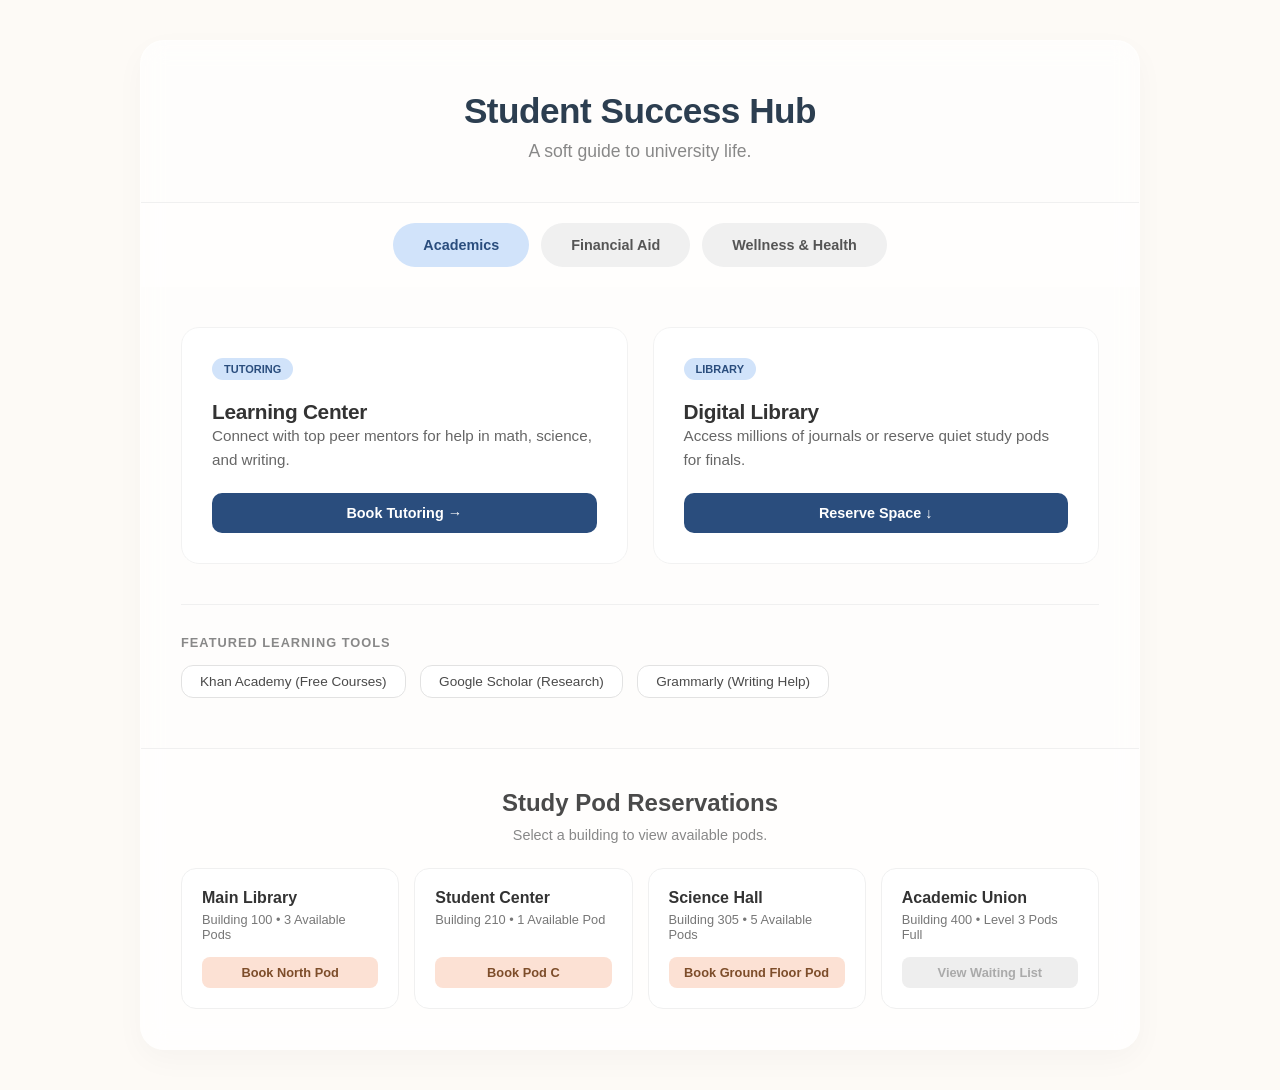
<file: contact.html>
<!DOCTYPE html>
<html lang="en">
<head>
    <meta charset="UTF-8">
    <meta name="viewport" content="width=device-width, initial-scale=1.0">
    <title>Student Success Hub</title>
    <style>
        :root {
            /* Muted Pastel Palette from reference image */
            --bg-soft: #fdfaf6;
            --white-glass: rgba(255, 255, 255, 0.65);
            --text-main: #4a4a4a;
            --text-muted: #888;
            
            /* Modernized, highly desaturated tones based on referenced image */
            --blue-soft: #d1e3fa; /* Soft muted blue */
            --sage-soft: #d4eadd; /* Pale muted green */
            --peach-soft: #fce1d4; /* Gentle peach/orange */
            
            --card-shadow: 0 10px 30px rgba(0,0,0,0.03);
            --blue-accent: #2a4d7d;
        }

        * {
            box-sizing: border-box;
            margin: 0;
            padding: 0;
        }

        body {
            font-family: 'Segoe UI', Roboto, Helvetica, Arial, sans-serif;
            background-color: var(--bg-soft);
            color: var(--text-main);
            min-height: 100vh;
            display: flex;
            align-items: center;
            justify-content: center;
            padding: 40px 20px;
            scroll-behavior: smooth;
        }

        /* Main Hub Wrapper - Glass Effect from image_0.png */
        .hub-wrapper {
            width: 100%;
            max-width: 1000px;
            background: var(--white-glass);
            backdrop-filter: blur(12px);
            border-radius: 24px;
            box-shadow: var(--card-shadow);
            border: 1px solid rgba(255,255,255,0.4);
            overflow: hidden;
            animation: fadeInHub 0.8s ease;
        }

        @keyframes fadeInHub {
            from { opacity: 0; transform: translateY(20px); }
            to { opacity: 1; transform: translateY(0); }
        }

        header {
            text-align: center;
            padding: 50px 30px 40px 30px;
            border-bottom: 1px solid #f0f0f0;
        }

        header h1 {
            font-weight: 600;
            color: #2c3e50;
            font-size: 2.2rem;
            letter-spacing: -0.5px;
        }

        header p {
            color: var(--text-muted);
            margin-top: 10px;
            font-size: 1.1rem;
        }

        /* Tabs Styling - Muted colors based on image_0.png */
        .tab-container {
            display: flex;
            justify-content: center;
            gap: 12px;
            padding: 20px;
            background: rgba(255, 255, 255, 0.4);
            flex-wrap: wrap;
        }

        .tab-btn {
            border: none;
            padding: 14px 30px;
            border-radius: 50px;
            font-weight: 600;
            cursor: pointer;
            transition: all 0.3s cubic-bezier(0.4, 0, 0.2, 1);
            font-size: 0.9rem;
            color: #555;
            background: #f0f0f0;
        }

        .tab-btn:hover {
            transform: translateY(-2px);
            box-shadow: 0 4px 10px rgba(0,0,0,0.05);
        }

        /* Unique Soft Active Colors per referenced image */
        .tab-btn[data-target="academics"].active { background: var(--blue-soft); color: #2a4d7d; }
        .tab-btn[data-target="financial"].active { background: var(--sage-soft); color: #3d5a49; }
        .tab-btn[data-target="wellness"].active { background: var(--peach-soft); color: #7d4d2a; }

        /* Content Area and Grid for Resource Cards */
        .content-section {
            display: none;
            padding: 40px;
            animation: fadeInSection 0.5s ease;
        }

        .content-section.active {
            display: block;
        }

        @keyframes fadeInSection {
            from { opacity: 0; filter: blur(5px); }
            to { opacity: 1; filter: blur(0); }
        }

        .resource-grid {
            display: grid;
            grid-template-columns: repeat(auto-fit, minmax(280px, 1fr));
            gap: 25px;
        }

        .resource-card {
            padding: 30px;
            border-radius: 18px;
            background: #ffffff;
            border: 1px solid #f2f2f2;
            transition: all 0.3s ease;
            display: flex;
            flex-direction: column;
            justify-content: space-between;
        }

        .resource-card:hover {
            transform: translateY(-5px);
            box-shadow: 0 15px 30px rgba(0,0,0,0.06);
        }

        .resource-card h3 {
            margin-top: 10px;
            color: #333;
            font-size: 1.3rem;
            letter-spacing: -0.3px;
        }

        .resource-card p {
            font-size: 0.95rem;
            color: #666;
            line-height: 1.6;
            margin-bottom: 20px;
            flex-grow: 1;
        }

        /* Section Tags */
        .tag {
            display: inline-block;
            padding: 5px 12px;
            border-radius: 20px;
            font-size: 11px;
            text-transform: uppercase;
            font-weight: bold;
            margin-bottom: 10px;
            width: fit-content;
        }

        .tag-blue { background: var(--blue-soft); color: #2a4d7d; }
        .tag-sage { background: var(--sage-soft); color: #3d5a49; }
        .tag-peach { background: var(--peach-soft); color: #7d4d2a; }

        /* Specific modernized buttons matching style in referenced image */
        .book-btn {
            display: block;
            text-align: center;
            padding: 12px 20px;
            background-color: var(--blue-accent);
            color: white;
            text-decoration: none;
            border-radius: 10px;
            font-weight: 600;
            font-size: 0.9rem;
            transition: 0.2s;
        }

        .book-btn:hover {
            opacity: 0.85;
            transform: scale(1.02);
        }

        /* External Link Bubble Area */
        .additional-links {
            margin-top: 40px;
            padding-top: 30px;
            border-top: 1px solid #f0f0f0;
        }

        .additional-links h4 {
            font-size: 0.8rem;
            text-transform: uppercase;
            color: var(--text-muted);
            margin-bottom: 15px;
            letter-spacing: 1px;
        }

        .link-bubble {
            display: inline-block;
            padding: 8px 18px;
            background: #ffffff;
            border-radius: 12px;
            text-decoration: none;
            color: var(--text-main);
            font-size: 0.85rem;
            margin: 0 10px 10px 0;
            transition: 0.2s;
            border: 1px solid #e2e2e2;
        }

        .link-bubble:hover {
            background: #fcfcfc;
            transform: scale(1.05);
            border-color: #d2d2d2;
        }

        /* Interactive Map Section with something added (Buildings List) */
        #reservation-zone {
            padding: 40px;
            background: rgba(255,255,255,0.4);
            border-top: 1px solid #f0f0f0;
            text-align: center;
        }

        #reservation-zone h3 { font-size: 1.5rem; margin-bottom: 10px; }

        /* The stylized building list that is part of the 'interactive map' */
        .building-grid {
            display: grid;
            grid-template-columns: repeat(auto-fit, minmax(180px, 1fr));
            gap: 15px;
            margin-top: 25px;
            text-align: left;
        }

        .building-item {
            background: white;
            padding: 20px;
            border-radius: 15px;
            border: 1px solid #f0f0f0;
            display: flex;
            flex-direction: column;
            justify-content: space-between;
        }

        .building-item h5 { font-size: 1rem; color: #333; margin-bottom: 5px; }
        .building-item p { font-size: 0.8rem; color: #777; margin-bottom: 15px; }
        
        /* Map specific book button, peach to match wellness/active section */
        .reserve-btn {
            background-color: var(--peach-soft);
            color: #7d4d2a;
            border: none;
            padding: 8px 15px;
            border-radius: 8px;
            font-weight: 600;
            font-size: 0.8rem;
            cursor: pointer;
            text-decoration: none;
            text-align: center;
            transition: 0.2s;
        }

        .reserve-btn:hover { background-color: #fbd9c5; }

    </style>
</head>
<body>

<div class="hub-wrapper">
    <header>
        <h1>Student Success Hub</h1>
        <p>A soft guide to university life.</p>
    </header>

    <nav class="tab-container">
        <button class="tab-btn active" data-target="academics">Academics</button>
        <button class="tab-btn" data-target="financial">Financial Aid</button>
        <button class="tab-btn" data-target="wellness">Wellness & Health</button>
    </nav>

    <div id="academics" class="content-section active">
        <div class="resource-grid">
            <div class="resource-card">
                <span class="tag tag-blue">Tutoring</span>
                <h3>Learning Center</h3>
                <p>Connect with top peer mentors for help in math, science, and writing.</p>
                <a href="https://calendly.com" target="_blank" class="book-btn">Book Tutoring →</a>
            </div>
            <div class="resource-card">
                <span class="tag tag-blue">Library</span>
                <h3>Digital Library</h3>
                <p>Access millions of journals or reserve quiet study pods for finals.</p>
                <a href="#reservation-zone" class="book-btn">Reserve Space ↓</a>
            </div>
        </div>
        
        <div class="additional-links">
            <h4>Featured Learning Tools</h4>
            <a href="https://www.khanacademy.org" target="_blank" class="link-bubble">Khan Academy (Free Courses)</a>
            <a href="https://scholar.google.com" target="_blank" class="link-bubble">Google Scholar (Research)</a>
            <a href="https://www.grammarly.com" target="_blank" class="link-bubble">Grammarly (Writing Help)</a>
        </div>
    </div>

    <div id="financial" class="content-section">
        <div class="resource-grid">
            <div class="resource-card">
                <span class="tag tag-sage">Funding</span>
                <h3>Grant Application Portal</h3>
                <p>Manage scholarship applications and submit required FAFSA documents.</p>
                <a href="https://studentaid.gov" target="_blank" class="book-btn">Manage Aid →</a>
            </div>
            <div class="resource-card">
                <span class="tag tag-sage">Budget</span>
                <h3>Student Budgeting Tool</h3>
                <p>Plan your expenses, track loan disbursement, and view deadlines.</p>
                <a href="#" class="book-btn">Access Tool →</a>
            </div>
        </div>
    </div>

    <div id="wellness" class="content-section">
        <div class="resource-grid">
            <div class="resource-card">
                <span class="tag tag-peach">Mindset</span>
                <h3>Counseling Services</h3>
                <p>Confidential peer counseling and professional support sessions are available.</p>
                <a href="https://www.talkcampus.com" target="_blank" class="book-btn">Get Support →</a>
            </div>
            <div class="resource-card">
                <span class="tag tag-peach">Activity</span>
                <h3>Campus Fitness Schedule</h3>
                <p>Check gym hours, view group class times, and register for programs.</p>
                <a href="#" class="book-btn">View Schedule →</a>
            </div>
        </div>
    </div>

    <div id="reservation-zone">
        <h3>Study Pod Reservations</h3>
        <p style="font-size: 0.9rem; color: var(--text-muted);">Select a building to view available pods.</p>
        
        <div class="building-grid">
            <div class="building-item">
                <div>
                    <h5>Main Library</h5>
                    <p>Building 100 • 3 Available Pods</p>
                </div>
                <button class="reserve-btn">Book North Pod</button>
            </div>
            <div class="building-item">
                <div>
                    <h5>Student Center</h5>
                    <p>Building 210 • 1 Available Pod</p>
                </div>
                <button class="reserve-btn">Book Pod C</button>
            </div>
            <div class="building-item">
                <div>
                    <h5>Science Hall</h5>
                    <p>Building 305 • 5 Available Pods</p>
                </div>
                <button class="reserve-btn">Book Ground Floor Pod</button>
            </div>
            <div class="building-item">
                <div>
                    <h5>Academic Union</h5>
                    <p>Building 400 • Level 3 Pods Full</p>
                </div>
                <button class="reserve-btn" style="background:#eee;color:#aaa;cursor:not-allowed;">View Waiting List</button>
            </div>
        </div>
    </div>

</div>

<script>
    // Tab Switching Logic
    const tabs = document.querySelectorAll('.tab-btn');
    const sections = document.querySelectorAll('.content-section');

    tabs.forEach(tab => {
        tab.addEventListener('click', () => {
            // Remove active classes from all buttons and sections
            tabs.forEach(t => t.classList.remove('active'));
            sections.forEach(s => s.classList.remove('active'));

            // Add active class to clicked button and corresponding section
            tab.classList.add('active');
            const target = tab.getAttribute('data-target');
            document.getElementById(target).classList.add('active');
        });
    });
</script>

</body>
</html>
</file>
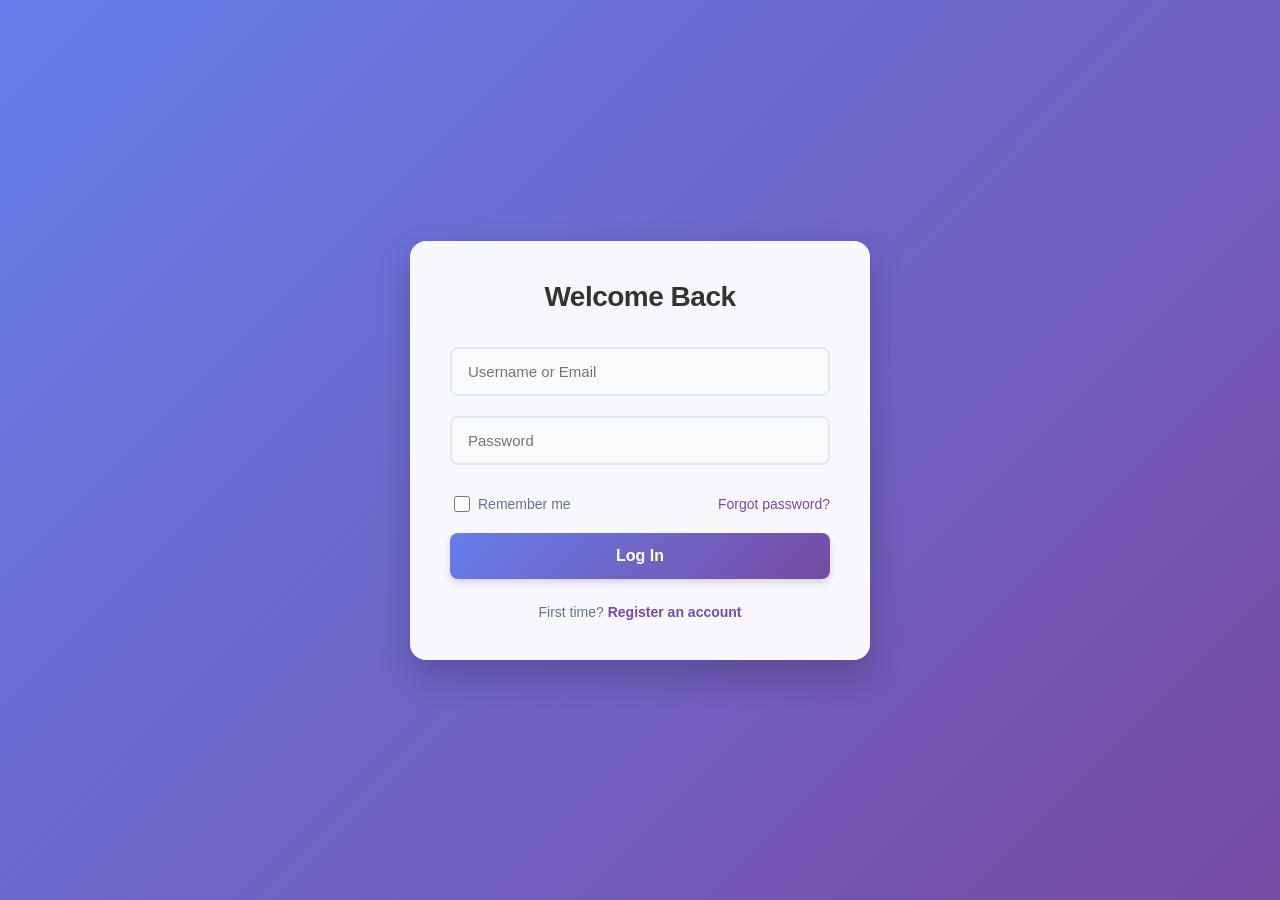
<file: login.html>
<!DOCTYPE html>
<html lang="en">
<head>
    <meta charset="UTF-8">
    <meta name="viewport" content="width=device-width, initial-scale=1.0">
    <title>Modern Gradient Login</title>
    <style>
        body {
            margin: 0;
            padding: 0;
            height: 100vh;
            display: flex;
            justify-content: center;
            align-items: center;
            font-family: 'Segoe UI', Roboto, Helvetica, Arial, sans-serif;
            background: linear-gradient(135deg, #667eea 0%, #764ba2 100%);
        }

        .login-container {
            width: 100%;
            max-width: 380px;
            padding: 40px;
            background: rgba(255, 255, 255, 0.95);
            box-shadow: 0 15px 35px rgba(0, 0, 0, 0.2);
            border-radius: 16px;
            animation: fadeIn 0.6s ease-out;
        }

        @keyframes fadeIn {
            from { opacity: 0; transform: translateY(20px); }
            to { opacity: 1; transform: translateY(0); }
        }

        .login-container h2 {
            margin-top: 0;
            margin-bottom: 24px;
            color: #333333;
            text-align: center;
            font-size: 28px;
            font-weight: 700;
            letter-spacing: -0.5px;
        }

        .login-container input[type="text"],
        .login-container input[type="password"] {
            width: 100%;
            padding: 14px 16px;
            margin: 10px 0;
            border: 2px solid #e2e8f0;
            border-radius: 8px;
            box-sizing: border-box;
            font-size: 15px;
            transition: all 0.3s ease;
            background-color: #f8fafc;
        }

        .login-container input[type="text"]:focus,
        .login-container input[type="password"]:focus {
            outline: none;
            border-color: #764ba2;
            background-color: #ffffff;
            box-shadow: 0 0 0 4px rgba(118, 75, 162, 0.15);
        }

        .form-options {
            display: flex;
            justify-content: space-between;
            align-items: center;
            margin: 18px 0;
            font-size: 14px;
        }

        .remember-me {
            display: flex;
            align-items: center;
            cursor: pointer;
            color: #64748b;
            user-select: none;
        }

        .remember-me input {
            margin-right: 8px;
            cursor: pointer;
            width: 16px;
            height: 16px;
            accent-color: #764ba2;
        }

        .forgot-password {
            color: #764ba2;
            text-decoration: none;
            font-weight: 500;
            transition: color 0.2s ease;
        }

        .forgot-password:hover {
            color: #533575;
            text-decoration: underline;
        }

        .login-container button {
            width: 100%;
            padding: 14px;
            background: linear-gradient(135deg, #667eea 0%, #764ba2 100%);
            border: none;
            color: white;
            border-radius: 8px;
            cursor: pointer;
            font-size: 16px;
            font-weight: 600;
            box-shadow: 0 4px 6px rgba(118, 75, 162, 0.2);
            transition: all 0.2s ease;
        }

        .login-container button:hover {
            transform: translateY(-1px);
            box-shadow: 0 7px 14px rgba(118, 75, 162, 0.3);
        }
        
        .login-container button:active {
            transform: translateY(1px);
        }

        /* Styles for the registration note container */
        .register-link {
            text-align: center;
            margin-top: 25px;
            font-size: 14px;
            color: #64748b;
        }

        .register-link a {
            color: #764ba2;
            text-decoration: none;
            font-weight: 600;
            transition: color 0.2s ease;
        }

        .register-link a:hover {
            color: #533575;
            text-decoration: underline;
        }
    </style>
</head>
<body>

    <div class="login-container">
        <h2>Welcome Back</h2>
        <form id="loginForm">
            <input type="text" name="username" placeholder="Username or Email" required>
            <input type="password" name="password" placeholder="Password" required>
            
            <div class="form-options">
                <label class="remember-me">
                    <input type="checkbox" name="remember"> Remember me
                </label>
                <a href="/forgot-password" class="forgot-password">Forgot password?</a>
            </div>

            <button type="submit">Log In</button>
            
            <!-- Registration layout link section -->
            <div class="register-link">
                First time? <a href="register.html">Register an account</a>
            </div>
        </form>
    </div>

    <script>
        document.getElementById('loginForm').addEventListener('submit', function(event) {
            event.preventDefault(); 
            window.location.href = "welcome.html";
        });
    </script>

</body>
</html>
</file>
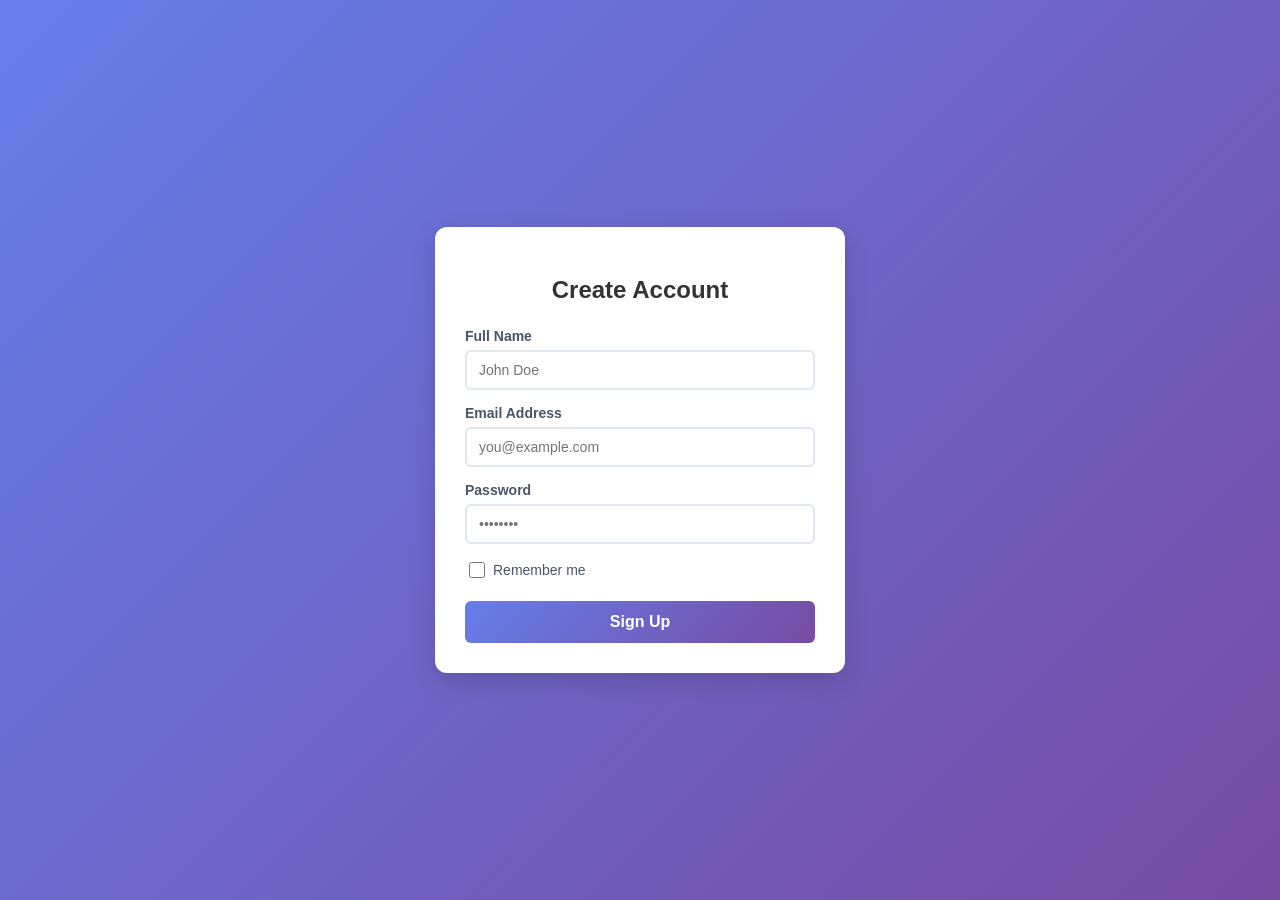
<file: register.html>
<!DOCTYPE html>
<html lang="en">
<head>
    <meta charset="UTF-8">
    <meta name="viewport" content="width=device-width, initial-scale=1.0">
    <title>Modern Registration Page</title>
    <style>
        body { 
            font-family: 'Segoe UI', Tahoma, Geneva, Verdana, sans-serif; 
            display: flex; 
            justify-content: center; 
            align-items: center; 
            height: 100vh; 
            background: linear-gradient(135deg, #667eea 0%, #764ba2 100%); 
            margin: 0; 
        }
        .container { 
            background: #ffffff; 
            padding: 30px; 
            border-radius: 12px; 
            box-shadow: 0 8px 24px rgba(0,0,0,0.15); 
            width: 350px; 
        }
        h2 { 
            text-align: center; 
            color: #333333; 
            margin-bottom: 24px;
        }
        .input-group {
            margin-bottom: 15px;
        }
        label { 
            display: block; 
            margin-bottom: 6px; 
            font-weight: 600; 
            color: #4a5568;
            font-size: 14px;
        }
        input[type="text"], input[type="email"], input[type="password"] { 
            width: 100%; 
            padding: 10px 12px; 
            border: 2px solid #e2e8f0; 
            border-radius: 6px; 
            box-sizing: border-box; 
            transition: border-color 0.2s;
            font-size: 14px;
        }
        input[type="text"]:focus, input[type="email"]:focus, input[type="password"]:focus { 
            border-color: #667eea; 
            outline: none;
        }
        .checkbox-group {
            display: flex;
            align-items: center;
            margin-top: 15px;
            margin-bottom: 20px;
        }
        .checkbox-group input {
            margin-right: 8px;
            width: 16px;
            height: 16px;
            cursor: pointer;
        }
        .checkbox-group label {
            margin: 0;
            cursor: pointer;
            font-weight: normal;
            color: #4a5568;
        }
        button { 
            width: 100%; 
            padding: 12px; 
            background: linear-gradient(135deg, #667eea 0%, #764ba2 100%); 
            color: white; 
            border: none; 
            border-radius: 6px; 
            font-size: 16px;
            font-weight: bold;
            cursor: pointer; 
            transition: opacity 0.2s;
        }
        button:hover { 
            opacity: 0.9; 
        }
    </style>
</head>
<body>

<div class="container">
    <h2>Create Account</h2>
    <!-- The action is now set to point directly to your welcome page -->
    <form action="welcome.html" method="GET">
        <div class="input-group">
            <label for="fname">Full Name</label>
            <input type="text" id="fname" name="fullname" placeholder="John Doe" required>
        </div>

        <div class="input-group">
            <label for="email">Email Address</label>
            <input type="email" id="email" name="email" placeholder="you@example.com" required>
        </div>

        <div class="input-group">
            <label for="psw">Password</label>
            <input type="password" id="psw" name="password" placeholder="••••••••" required>
        </div>

        <div class="checkbox-group">
            <input type="checkbox" id="remember" name="remember">
            <label for="remember">Remember me</label>
        </div>

        <button type="submit">Sign Up</button>
    </form>
</div>

</body>
</html>
</file>
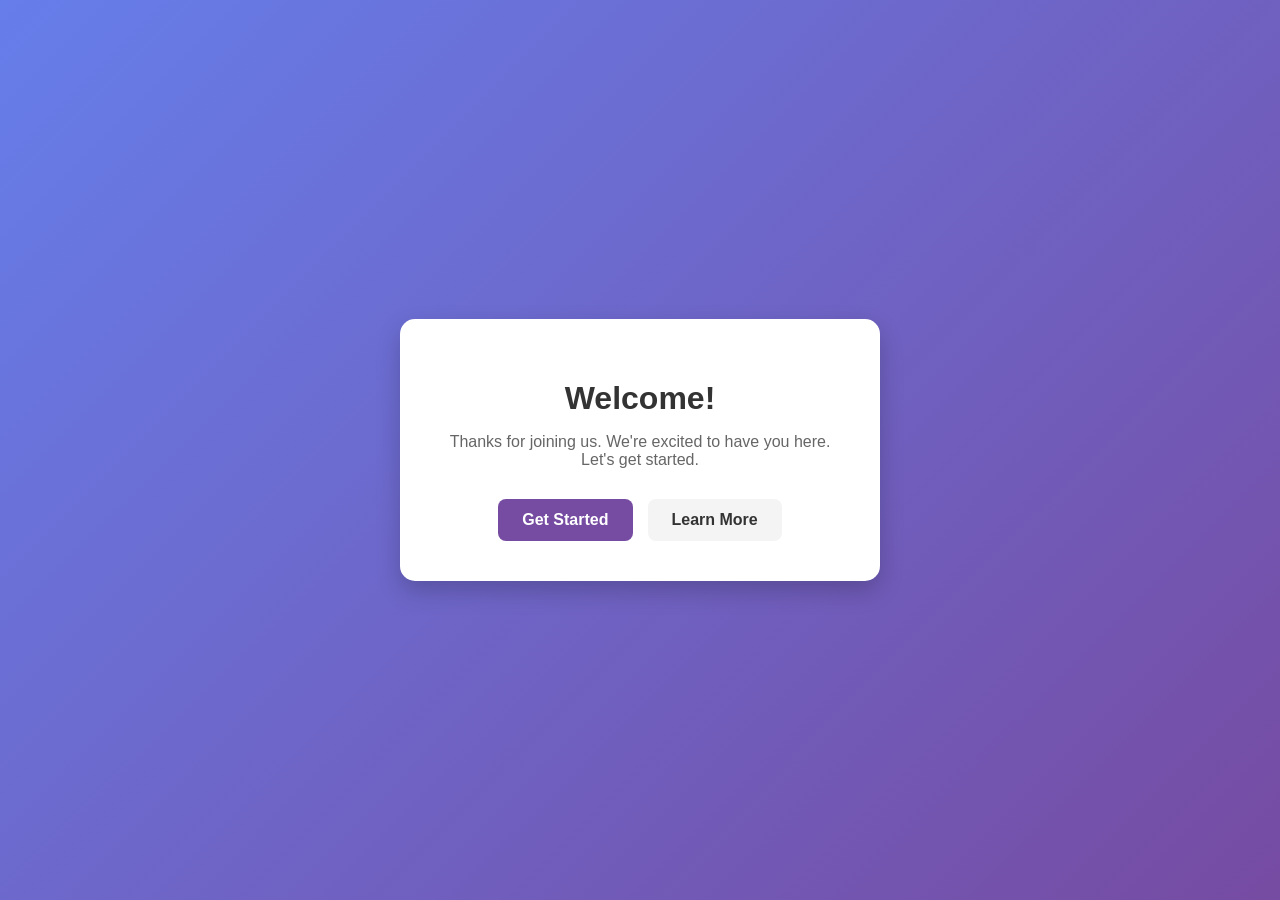
<file: welcome.html>
<!DOCTYPE html>
<html lang="en">
<head>
    <meta charset="UTF-8">
    <meta name="viewport" content="width=device-width, initial-scale=1.0">
    <title>Welcome Page</title>
    <style>
        body {
            margin: 0;
            padding: 0;
            font-family: 'Segoe UI', Tahoma, Geneva, Verdana, sans-serif;
            background: linear-gradient(135deg, #667eea 0%, #764ba2 100%);
            height: 100vh;
            display: flex;
            align-items: center;
            justify-content: center;
        }

        .welcome-card {
            background: white;
            padding: 40px;
            border-radius: 15px;
            box-shadow: 0 10px 25px rgba(0,0,0,0.2);
            text-align: center;
            max-width: 400px;
            width: 90%;
        }

        h1 {
            color: #333;
            margin-bottom: 10px;
        }

        p {
            color: #666;
            margin-bottom: 30px;
        }

        .btn-group {
            display: flex;
            gap: 15px;
            justify-content: center;
        }

        .btn {
            padding: 12px 24px;
            border-radius: 8px;
            text-decoration: none;
            font-weight: bold;
            transition: all 0.3s ease;
            border: none;
            cursor: pointer;
        }

        .btn-primary {
            background-color: #764ba2;
            color: white;
        }

        .btn-primary:hover {
            background-color: #5a377d;
            transform: translateY(-2px);
        }

        .btn-secondary {
            background-color: #f4f4f4;
            color: #333;
        }

        .btn-secondary:hover {
            background-color: #e0e0e0;
        }
    </style>
</head>
<body>

    <div class="welcome-card">
        <h1>Welcome!</h1>
        <p>Thanks for joining us. We're excited to have you here. Let's get started.</p>
        
        <div class="btn-group">
            <!-- Updated href attribute to redirect to index.html -->
            <a href="index.html" class="btn btn-primary">Get Started</a>
            <a href="#" class="btn btn-secondary">Learn More</a>
        </div>
    </div>

</body>
</html>
</file>
